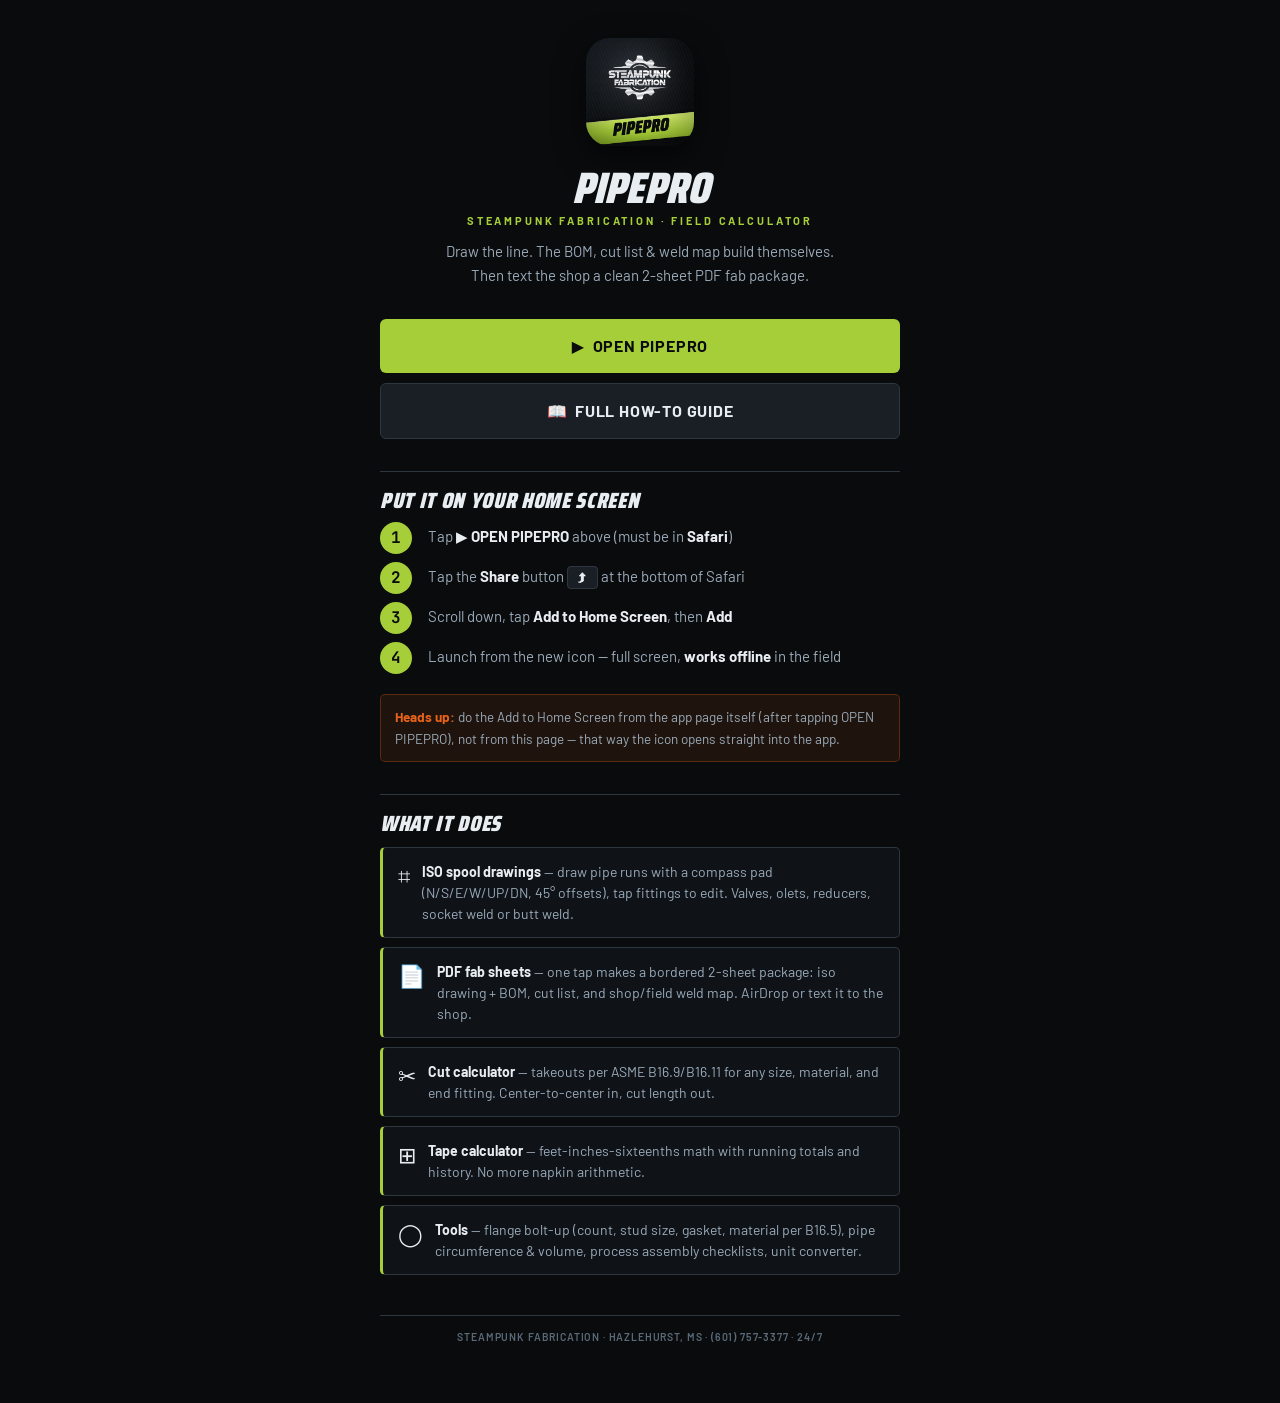
<file: index.html>
<!DOCTYPE html>
<html lang="en">
<head>
<meta charset="UTF-8">
<meta name="viewport" content="width=device-width,initial-scale=1.0,viewport-fit=cover">
<title>PipePro — Get the App</title>
<link rel="icon" type="image/png" href="icon-192.png">
<link rel="apple-touch-icon" href="icon-apple.png">
  <link rel="preconnect" href="https://fonts.googleapis.com">
  <link rel="preconnect" href="https://fonts.gstatic.com" crossorigin>
<link href="https://fonts.googleapis.com/css2?family=Saira+Condensed:wght@700;800;900&family=Barlow:wght@400;500;600;700&family=JetBrains+Mono:wght@600;700&display=swap" rel="stylesheet">
<style>
  :root{--ink:#0A0B0D;--s1:#0f1318;--s2:#1a1f26;--bdr:#2e3740;--lime:#A6CE39;--org:#E8631A;
    --fg:#E8EDF2;--fg2:#9AAAB8;--fg3:#5a6a78;
    --fd:'Saira Condensed','Arial Narrow',sans-serif;--fb:'Barlow',system-ui,sans-serif;--fm:'JetBrains Mono',monospace}
  *{box-sizing:border-box;margin:0;padding:0}
  body{background:var(--ink);color:var(--fg);font:400 16px/1.6 var(--fb);-webkit-text-size-adjust:100%}
  .wrap{max-width:560px;margin:0 auto;padding:28px 20px 60px}
  .hero{text-align:center;padding:10px 0 22px}
  .hero img{width:108px;height:108px;border-radius:24px;box-shadow:0 10px 30px rgba(0,0,0,.6);margin-bottom:14px}
  h1{font:italic 900 44px/0.95 var(--fd);text-transform:uppercase}
  .sub{font:700 11px var(--fb);color:var(--lime);letter-spacing:0.26em;text-transform:uppercase;margin-top:6px}
  .tag{color:var(--fg2);margin-top:12px;font-size:15px}
  .cta{display:block;text-align:center;text-decoration:none;border-radius:6px;padding:17px 16px;margin:10px 0;
    font:700 16px var(--fb);letter-spacing:0.05em}
  .cta.go{background:var(--lime);color:var(--ink)}
  .cta.ghost{background:var(--s2);color:var(--fg);border:1px solid var(--bdr)}
  h2{font:italic 900 22px/1 var(--fd);text-transform:uppercase;letter-spacing:0.03em;margin:32px 0 12px;
    padding-top:18px;border-top:1px solid var(--bdr)}
  .feat{display:flex;gap:12px;background:var(--s1);border:1px solid var(--bdr);border-left:3px solid var(--lime);
    border-radius:5px;padding:13px 15px;margin-bottom:9px}
  .feat .ic{font-size:22px;flex-shrink:0;line-height:1.3}
  .feat b{color:var(--fg)}
  .feat div{color:var(--fg2);font-size:14px;line-height:1.5}
  .steps{counter-reset:st;margin:6px 0}
  .steps li{list-style:none;position:relative;padding:0 0 16px 48px;color:var(--fg2);font-size:15px}
  .steps li::before{counter-increment:st;content:counter(st);position:absolute;left:0;top:-2px;
    width:32px;height:32px;border-radius:50%;background:var(--lime);color:var(--ink);
    font:700 16px/32px var(--fm);text-align:center}
  .steps b{color:var(--fg)}
  kbd{font:600 13px var(--fm);background:var(--s2);border:1px solid var(--bdr);border-radius:4px;padding:2px 8px;color:var(--fg)}
  .note{background:rgba(232,99,26,.09);border:1px solid rgba(232,99,26,.3);border-radius:5px;padding:11px 14px;
    color:var(--fg2);font-size:13.5px;margin-top:10px}
  .note b{color:var(--org)}
  .foot{margin-top:40px;padding-top:14px;border-top:1px solid var(--bdr);
    font:600 10.5px var(--fb);color:var(--fg3);letter-spacing:0.08em;text-align:center}
</style>
</head>
<body>
<div class="wrap">

  <div class="hero">
    <img src="icon-192.png" alt="PipePro">
    <h1>PipePro</h1>
    <div class="sub">Steampunk Fabrication · Field Calculator</div>
    <div class="tag">Draw the line. The BOM, cut list &amp; weld map build themselves.<br>Then text the shop a clean 2-sheet PDF fab package.</div>
  </div>

  <a class="cta go" href="PipePro.html">▶ &nbsp;OPEN PIPEPRO</a>
  <a class="cta ghost" href="help.html">📖 &nbsp;FULL HOW-TO GUIDE</a>

  <h2>Put it on your home screen</h2>
  <ol class="steps">
    <li>Tap <b>▶ OPEN PIPEPRO</b> above (must be in <b>Safari</b>)</li>
    <li>Tap the <b>Share</b> button <kbd>&#x2BAD;</kbd> at the bottom of Safari</li>
    <li>Scroll down, tap <b>Add to Home Screen</b>, then <b>Add</b></li>
    <li>Launch from the new icon — full screen, <b>works offline</b> in the field</li>
  </ol>
  <div class="note"><b>Heads up:</b> do the Add to Home Screen from the app page itself (after tapping OPEN PIPEPRO), not from this page — that way the icon opens straight into the app.</div>

  <h2>What it does</h2>
  <div class="feat"><span class="ic">⌗</span><div><b>ISO spool drawings</b> — draw pipe runs with a compass pad (N/S/E/W/UP/DN, 45° offsets), tap fittings to edit. Valves, olets, reducers, socket weld or butt weld.</div></div>
  <div class="feat"><span class="ic">📄</span><div><b>PDF fab sheets</b> — one tap makes a bordered 2-sheet package: iso drawing + BOM, cut list, and shop/field weld map. AirDrop or text it to the shop.</div></div>
  <div class="feat"><span class="ic">✂</span><div><b>Cut calculator</b> — takeouts per ASME B16.9/B16.11 for any size, material, and end fitting. Center-to-center in, cut length out.</div></div>
  <div class="feat"><span class="ic">⊞</span><div><b>Tape calculator</b> — feet-inches-sixteenths math with running totals and history. No more napkin arithmetic.</div></div>
  <div class="feat"><span class="ic">◯</span><div><b>Tools</b> — flange bolt-up (count, stud size, gasket, material per B16.5), pipe circumference &amp; volume, process assembly checklists, unit converter.</div></div>

  <div class="foot">STEAMPUNK FABRICATION · HAZLEHURST, MS · (601) 757-3377 · 24/7</div>
</div>
<script>
// Register the same service worker as the app so the landing page (and the
// texted link) works offline once anything on this origin has been visited.
if('serviceWorker' in navigator){
  window.addEventListener('load',function(){navigator.serviceWorker.register('./sw.js',{scope:'./'}).catch(function(){})});
}
</script>
</body>
</html>
</file>
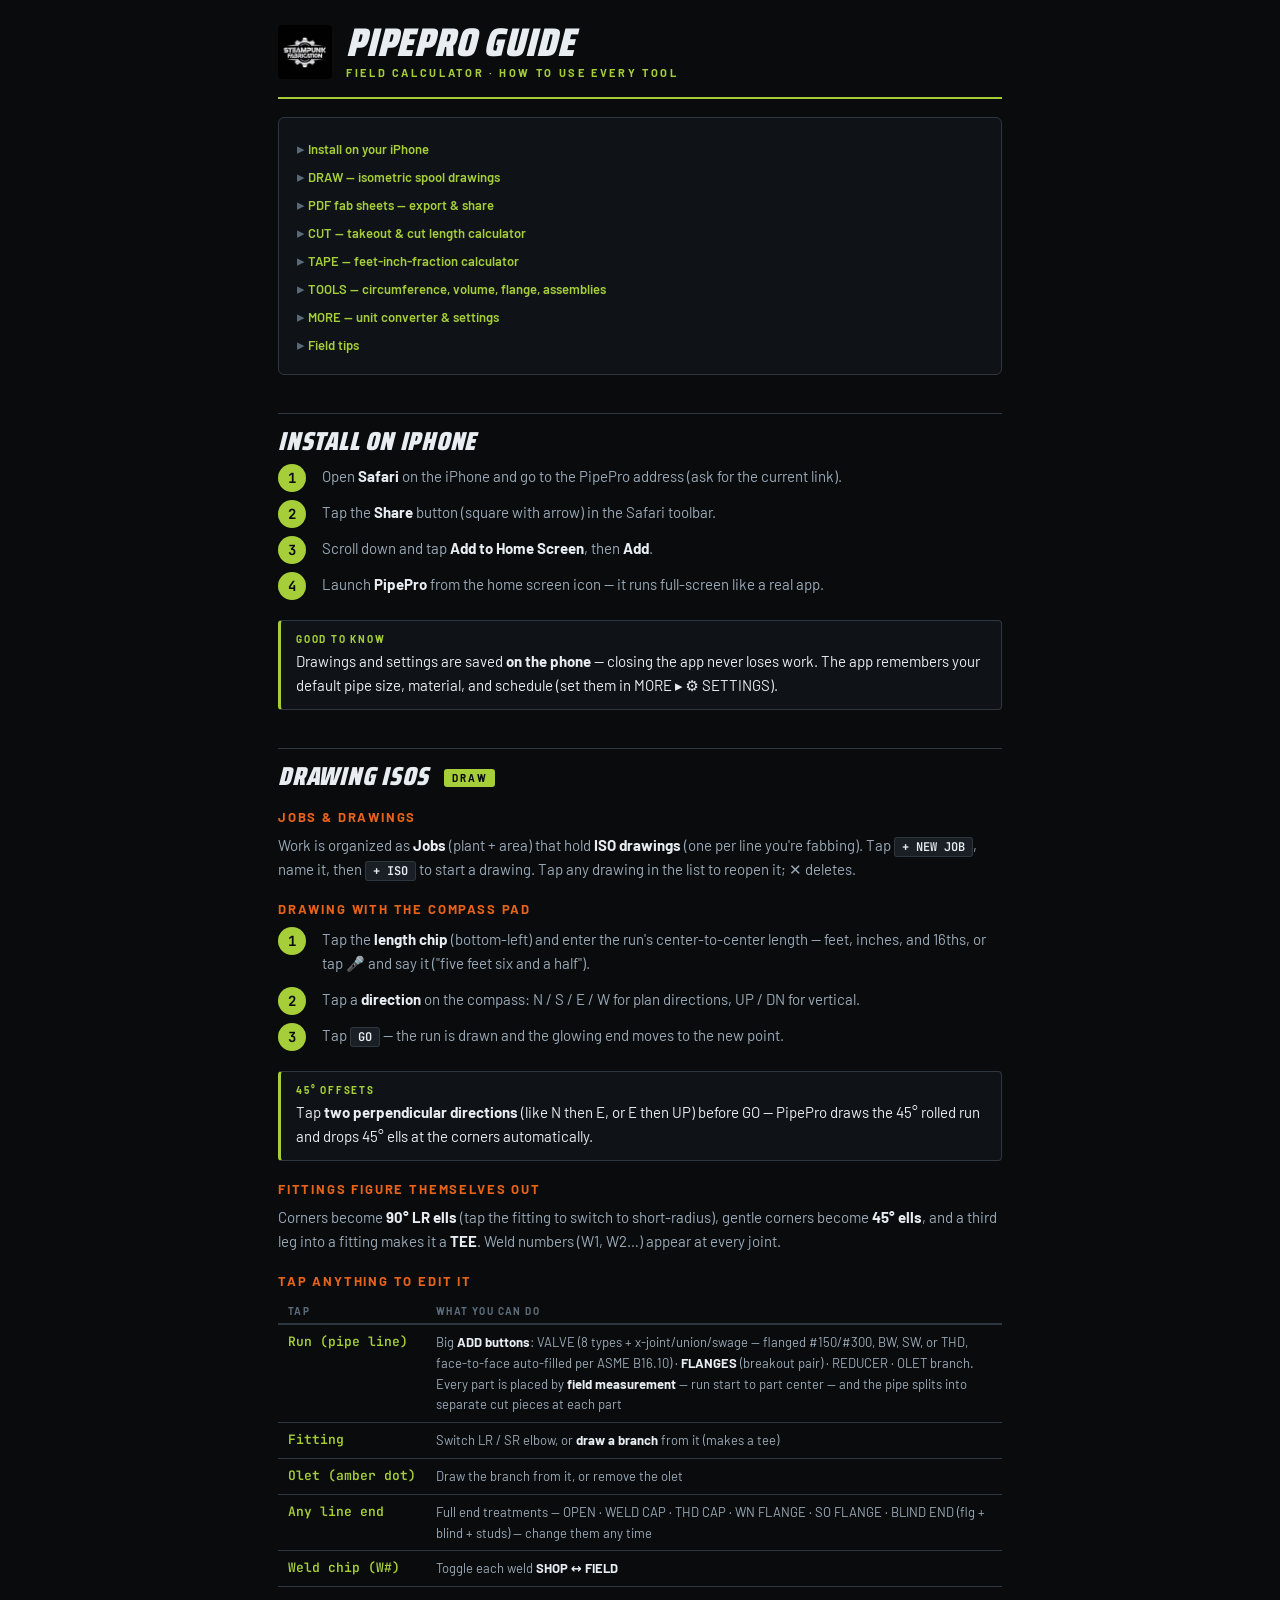
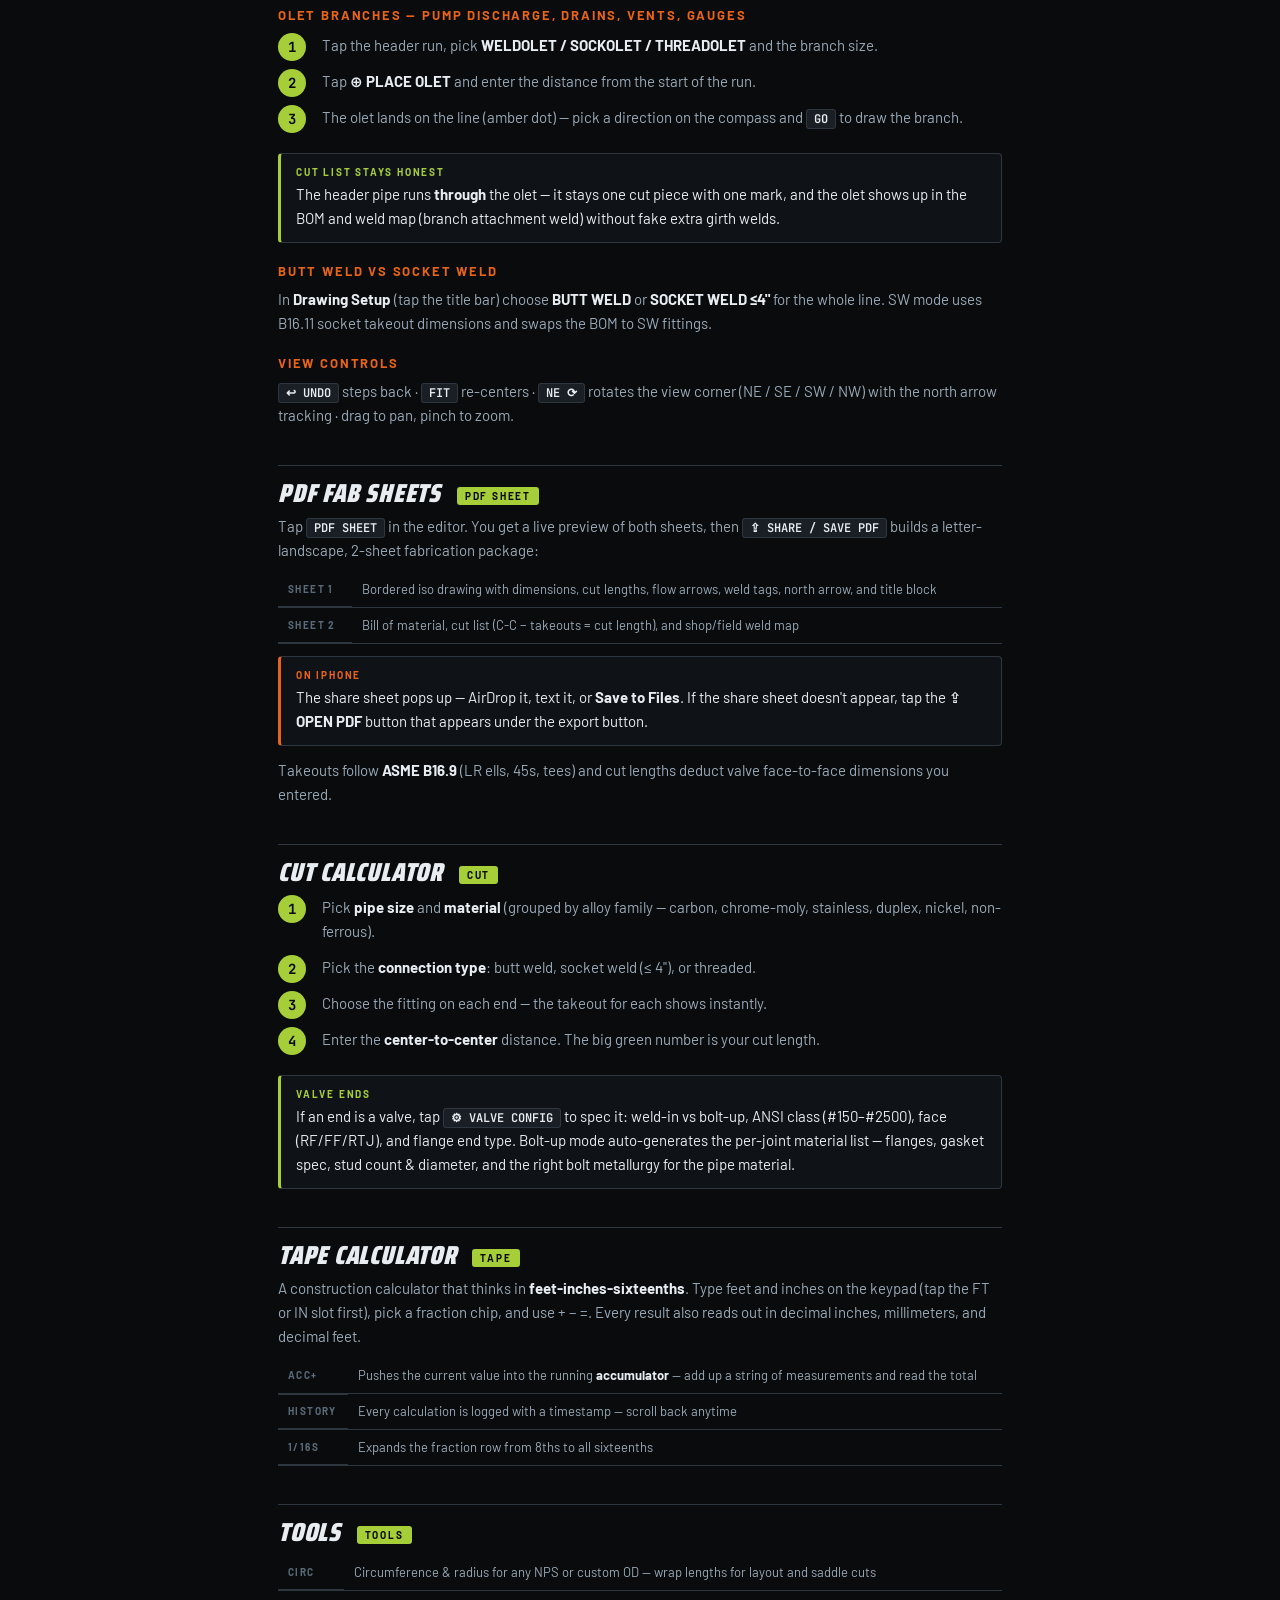
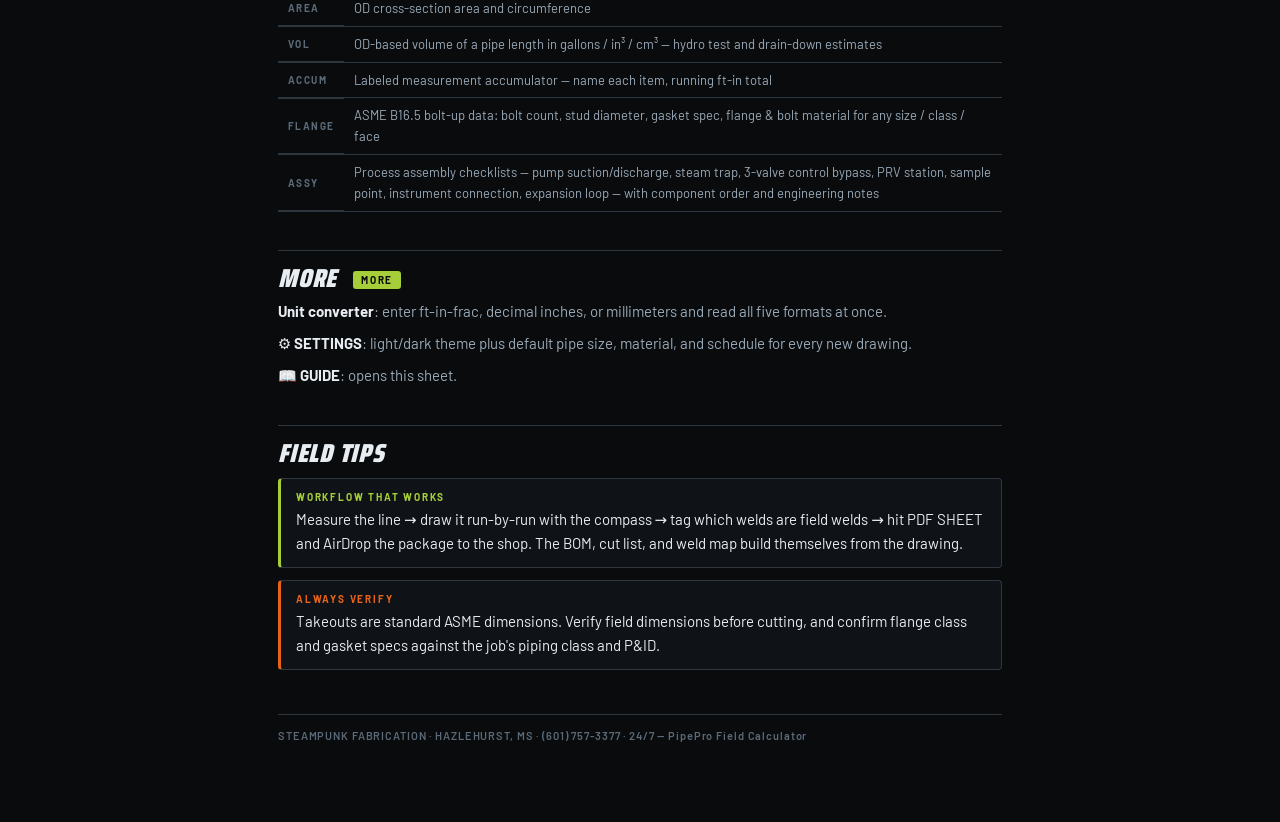
<file: help.html>
<!DOCTYPE html>
<html lang="en">
<head>
<meta charset="UTF-8">
<meta name="viewport" content="width=device-width,initial-scale=1.0,viewport-fit=cover">
<title>PipePro — How To Use</title>
  <link rel="preconnect" href="https://fonts.googleapis.com">
  <link rel="preconnect" href="https://fonts.gstatic.com" crossorigin>
<link href="https://fonts.googleapis.com/css2?family=Saira+Condensed:wght@700;800;900&family=Barlow:wght@400;500;600;700&family=JetBrains+Mono:wght@400;600;700&display=swap" rel="stylesheet">
<style>
  :root{
    --ink:#0A0B0D; --s1:#0f1318; --s2:#1a1f26; --bdr:#2e3740;
    --lime:#A6CE39; --org:#E8631A; --amb:#C9842E;
    --fg:#E8EDF2; --fg2:#9AAAB8; --fg3:#5a6a78;
    --fd:'Saira Condensed','Arial Narrow',sans-serif;
    --fb:'Barlow',system-ui,sans-serif;
    --fm:'JetBrains Mono',ui-monospace,monospace;
  }
  *{box-sizing:border-box;margin:0;padding:0}
  body{background:var(--ink);color:var(--fg);font:400 15px/1.6 var(--fb);-webkit-text-size-adjust:100%}
  .wrap{max-width:760px;margin:0 auto;padding:24px 18px 80px}
  header{display:flex;align-items:center;gap:14px;padding-bottom:18px;border-bottom:2px solid var(--lime);margin-bottom:8px}
  header img{width:54px;height:54px;object-fit:contain;border-radius:4px}
  h1{font:italic 900 40px/0.95 var(--fd);text-transform:uppercase;letter-spacing:0.02em}
  .sub{font:700 11px var(--fb);color:var(--lime);letter-spacing:0.24em;text-transform:uppercase;margin-top:4px}
  .toc{background:var(--s1);border:1px solid var(--bdr);border-radius:6px;padding:14px 18px;margin:18px 0}
  .toc a{color:var(--lime);text-decoration:none;font:600 13px var(--fb)}
  .toc li{margin:4px 0;list-style:none}
  .toc li::before{content:'▸ ';color:var(--fg3)}
  h2{font:italic 900 26px/1 var(--fd);text-transform:uppercase;letter-spacing:0.03em;color:var(--fg);
     margin:38px 0 4px;padding-top:14px;border-top:1px solid var(--bdr)}
  h2 .tag{display:inline-block;vertical-align:middle;margin-left:10px;font:700 10px var(--fb);letter-spacing:0.18em;
     color:var(--ink);background:var(--lime);border-radius:3px;padding:3px 8px}
  h3{font:700 13px var(--fb);color:var(--org);letter-spacing:0.14em;text-transform:uppercase;margin:20px 0 6px}
  p{color:var(--fg2);margin:8px 0}
  b,strong{color:var(--fg)}
  .steps{counter-reset:st;margin:10px 0}
  .steps li{list-style:none;position:relative;padding:0 0 12px 44px;color:var(--fg2)}
  .steps li::before{counter-increment:st;content:counter(st);position:absolute;left:0;top:0;
     width:28px;height:28px;border-radius:50%;background:var(--lime);color:var(--ink);
     font:700 14px/28px var(--fm);text-align:center}
  .card{background:var(--s1);border:1px solid var(--bdr);border-left:3px solid var(--lime);border-radius:4px;padding:12px 15px;margin:12px 0}
  .card.orange{border-left-color:var(--org)}
  .card .cl{font:700 10px var(--fb);letter-spacing:0.18em;text-transform:uppercase;color:var(--lime);margin-bottom:4px}
  .card.orange .cl{color:var(--org)}
  table{width:100%;border-collapse:collapse;margin:10px 0;font-size:13px}
  th{font:700 10px var(--fb);letter-spacing:0.14em;text-transform:uppercase;color:var(--fg3);text-align:left;padding:6px 10px;border-bottom:2px solid var(--bdr)}
  td{padding:7px 10px;border-bottom:1px solid var(--bdr);color:var(--fg2);vertical-align:top}
  td:first-child{font-family:var(--fm);font-weight:600;color:var(--lime);white-space:nowrap}
  kbd{font:600 12px var(--fm);background:var(--s2);border:1px solid var(--bdr);border-radius:3px;padding:1px 7px;color:var(--fg)}
  .foot{margin-top:44px;padding-top:14px;border-top:1px solid var(--bdr);font:600 11px var(--fb);color:var(--fg3);letter-spacing:0.08em}
  @media print{
    body{background:#fff;color:#111}
    :root{--ink:#fff;--s1:#f4f6f8;--s2:#eceff2;--bdr:#c8cdd3;--fg:#111;--fg2:#333;--fg3:#666;--lime:#4A8800;--org:#B83800}
    .wrap{max-width:none;padding:0}
    h2{break-after:avoid}
    .card,.toc{break-inside:avoid}
  }
</style>
</head>
<body>
<div class="wrap">

<header>
  <img src="assets/logo-chrome.jpg" onerror="this.style.display='none'">
  <div>
    <h1>PipePro Guide</h1>
    <div class="sub">Field Calculator · How to use every tool</div>
  </div>
</header>

<div class="toc">
  <ul>
    <li><a href="#install">Install on your iPhone</a></li>
    <li><a href="#draw">DRAW — isometric spool drawings</a></li>
    <li><a href="#pdf">PDF fab sheets — export &amp; share</a></li>
    <li><a href="#cut">CUT — takeout &amp; cut length calculator</a></li>
    <li><a href="#tape">TAPE — feet-inch-fraction calculator</a></li>
    <li><a href="#tools">TOOLS — circumference, volume, flange, assemblies</a></li>
    <li><a href="#more">MORE — unit converter &amp; settings</a></li>
    <li><a href="#tips">Field tips</a></li>
  </ul>
</div>

<h2 id="install">Install on iPhone</h2>
<ol class="steps">
  <li>Open <b>Safari</b> on the iPhone and go to the PipePro address (ask for the current link).</li>
  <li>Tap the <b>Share</b> button (square with arrow) in the Safari toolbar.</li>
  <li>Scroll down and tap <b>Add to Home Screen</b>, then <b>Add</b>.</li>
  <li>Launch <b>PipePro</b> from the home screen icon — it runs full-screen like a real app.</li>
</ol>
<div class="card"><div class="cl">Good to know</div>
Drawings and settings are saved <b>on the phone</b> — closing the app never loses work. The app remembers your default pipe size, material, and schedule (set them in MORE ▸ ⚙ SETTINGS).</div>

<h2 id="draw">Drawing ISOs <span class="tag">DRAW</span></h2>
<h3>Jobs &amp; drawings</h3>
<p>Work is organized as <b>Jobs</b> (plant + area) that hold <b>ISO drawings</b> (one per line you're fabbing). Tap <kbd>+ NEW JOB</kbd>, name it, then <kbd>+ ISO</kbd> to start a drawing. Tap any drawing in the list to reopen it; ✕ deletes.</p>

<h3>Drawing with the compass pad</h3>
<ol class="steps">
  <li>Tap the <b>length chip</b> (bottom-left) and enter the run's center-to-center length — feet, inches, and 16ths, or tap 🎤 and say it ("five feet six and a half").</li>
  <li>Tap a <b>direction</b> on the compass: N / S / E / W for plan directions, UP / DN for vertical.</li>
  <li>Tap <kbd>GO</kbd> — the run is drawn and the glowing end moves to the new point.</li>
</ol>
<div class="card"><div class="cl">45° offsets</div>
Tap <b>two perpendicular directions</b> (like N then E, or E then UP) before GO — PipePro draws the 45° rolled run and drops 45° ells at the corners automatically.</div>

<h3>Fittings figure themselves out</h3>
<p>Corners become <b>90° LR ells</b> (tap the fitting to switch to short-radius), gentle corners become <b>45° ells</b>, and a third leg into a fitting makes it a <b>TEE</b>. Weld numbers (W1, W2…) appear at every joint.</p>

<h3>Tap anything to edit it</h3>
<table>
  <tr><th>Tap</th><th>What you can do</th></tr>
  <tr><td>Run (pipe line)</td><td>Big <b>ADD buttons</b>: VALVE (8 types + x-joint/union/swage — flanged #150/#300, BW, SW, or THD, face-to-face auto-filled per ASME B16.10) · <b>FLANGES</b> (breakout pair) · REDUCER · OLET branch. Every part is placed by <b>field measurement</b> — run start to part center — and the pipe splits into separate cut pieces at each part</td></tr>
  <tr><td>Fitting</td><td>Switch LR / SR elbow, or <b>draw a branch</b> from it (makes a tee)</td></tr>
  <tr><td>Olet (amber dot)</td><td>Draw the branch from it, or remove the olet</td></tr>
  <tr><td>Any line end</td><td>Full end treatments — OPEN · WELD CAP · THD CAP · WN FLANGE · SO FLANGE · BLIND END (flg + blind + studs) — change them any time</td></tr>
  <tr><td>Weld chip (W#)</td><td>Toggle each weld <b>SHOP ↔ FIELD</b></td></tr>
</table>

<h3>Olet branches — pump discharge, drains, vents, gauges</h3>
<ol class="steps">
  <li>Tap the header run, pick <b>WELDOLET / SOCKOLET / THREADOLET</b> and the branch size.</li>
  <li>Tap <b>⊕ PLACE OLET</b> and enter the distance from the start of the run.</li>
  <li>The olet lands on the line (amber dot) — pick a direction on the compass and <kbd>GO</kbd> to draw the branch.</li>
</ol>
<div class="card"><div class="cl">Cut list stays honest</div>
The header pipe runs <b>through</b> the olet — it stays one cut piece with one mark, and the olet shows up in the BOM and weld map (branch attachment weld) without fake extra girth welds.</div>

<h3>Butt weld vs socket weld</h3>
<p>In <b>Drawing Setup</b> (tap the title bar) choose <b>BUTT WELD</b> or <b>SOCKET WELD ≤4"</b> for the whole line. SW mode uses B16.11 socket takeout dimensions and swaps the BOM to SW fittings.</p>

<h3>View controls</h3>
<p><kbd>↩ UNDO</kbd> steps back · <kbd>FIT</kbd> re-centers · <kbd>NE ⟳</kbd> rotates the view corner (NE / SE / SW / NW) with the north arrow tracking · drag to pan, pinch to zoom.</p>

<h2 id="pdf">PDF Fab Sheets <span class="tag">PDF SHEET</span></h2>
<p>Tap <kbd>PDF SHEET</kbd> in the editor. You get a live preview of both sheets, then <kbd>⇪ SHARE / SAVE PDF</kbd> builds a letter-landscape, 2-sheet fabrication package:</p>
<table>
  <tr><th>Sheet 1</th><td>Bordered iso drawing with dimensions, cut lengths, flow arrows, weld tags, north arrow, and title block</td></tr>
  <tr><th>Sheet 2</th><td>Bill of material, cut list (C-C − takeouts = cut length), and shop/field weld map</td></tr>
</table>
<div class="card orange"><div class="cl">On iPhone</div>
The share sheet pops up — AirDrop it, text it, or <b>Save to Files</b>. If the share sheet doesn't appear, tap the <b>⇪ OPEN PDF</b> button that appears under the export button.</div>
<p>Takeouts follow <b>ASME B16.9</b> (LR ells, 45s, tees) and cut lengths deduct valve face-to-face dimensions you entered.</p>

<h2 id="cut">Cut Calculator <span class="tag">CUT</span></h2>
<ol class="steps">
  <li>Pick <b>pipe size</b> and <b>material</b> (grouped by alloy family — carbon, chrome-moly, stainless, duplex, nickel, non-ferrous).</li>
  <li>Pick the <b>connection type</b>: butt weld, socket weld (≤ 4"), or threaded.</li>
  <li>Choose the fitting on each end — the takeout for each shows instantly.</li>
  <li>Enter the <b>center-to-center</b> distance. The big green number is your cut length.</li>
</ol>
<div class="card"><div class="cl">Valve ends</div>
If an end is a valve, tap <kbd>⚙ VALVE CONFIG</kbd> to spec it: weld-in vs bolt-up, ANSI class (#150–#2500), face (RF/FF/RTJ), and flange end type. Bolt-up mode auto-generates the per-joint material list — flanges, gasket spec, stud count &amp; diameter, and the right bolt metallurgy for the pipe material.</div>

<h2 id="tape">Tape Calculator <span class="tag">TAPE</span></h2>
<p>A construction calculator that thinks in <b>feet-inches-sixteenths</b>. Type feet and inches on the keypad (tap the FT or IN slot first), pick a fraction chip, and use + − =. Every result also reads out in decimal inches, millimeters, and decimal feet.</p>
<table>
  <tr><th>ACC+</th><td>Pushes the current value into the running <b>accumulator</b> — add up a string of measurements and read the total</td></tr>
  <tr><th>History</th><td>Every calculation is logged with a timestamp — scroll back anytime</td></tr>
  <tr><th>1/16s</th><td>Expands the fraction row from 8ths to all sixteenths</td></tr>
</table>

<h2 id="tools">Tools <span class="tag">TOOLS</span></h2>
<table>
  <tr><th>CIRC</th><td>Circumference &amp; radius for any NPS or custom OD — wrap lengths for layout and saddle cuts</td></tr>
  <tr><th>AREA</th><td>OD cross-section area and circumference</td></tr>
  <tr><th>VOL</th><td>OD-based volume of a pipe length in gallons / in³ / cm³ — hydro test and drain-down estimates</td></tr>
  <tr><th>ACCUM</th><td>Labeled measurement accumulator — name each item, running ft-in total</td></tr>
  <tr><th>FLANGE</th><td>ASME B16.5 bolt-up data: bolt count, stud diameter, gasket spec, flange &amp; bolt material for any size / class / face</td></tr>
  <tr><th>ASSY</th><td>Process assembly checklists — pump suction/discharge, steam trap, 3-valve control bypass, PRV station, sample point, instrument connection, expansion loop — with component order and engineering notes</td></tr>
</table>

<h2 id="more">More <span class="tag">MORE</span></h2>
<p><b>Unit converter</b>: enter ft-in-frac, decimal inches, or millimeters and read all five formats at once.</p>
<p><b>⚙ SETTINGS</b>: light/dark theme plus default pipe size, material, and schedule for every new drawing.</p>
<p><b>📖 GUIDE</b>: opens this sheet.</p>

<h2 id="tips">Field Tips</h2>
<div class="card"><div class="cl">Workflow that works</div>
Measure the line → draw it run-by-run with the compass → tag which welds are field welds → hit PDF SHEET and AirDrop the package to the shop. The BOM, cut list, and weld map build themselves from the drawing.</div>
<div class="card orange"><div class="cl">Always verify</div>
Takeouts are standard ASME dimensions. Verify field dimensions before cutting, and confirm flange class and gasket specs against the job's piping class and P&amp;ID.</div>

<div class="foot">STEAMPUNK FABRICATION · HAZLEHURST, MS · (601) 757-3377 · 24/7 — PipePro Field Calculator</div>
</div>
</body>
</html>
</file>
